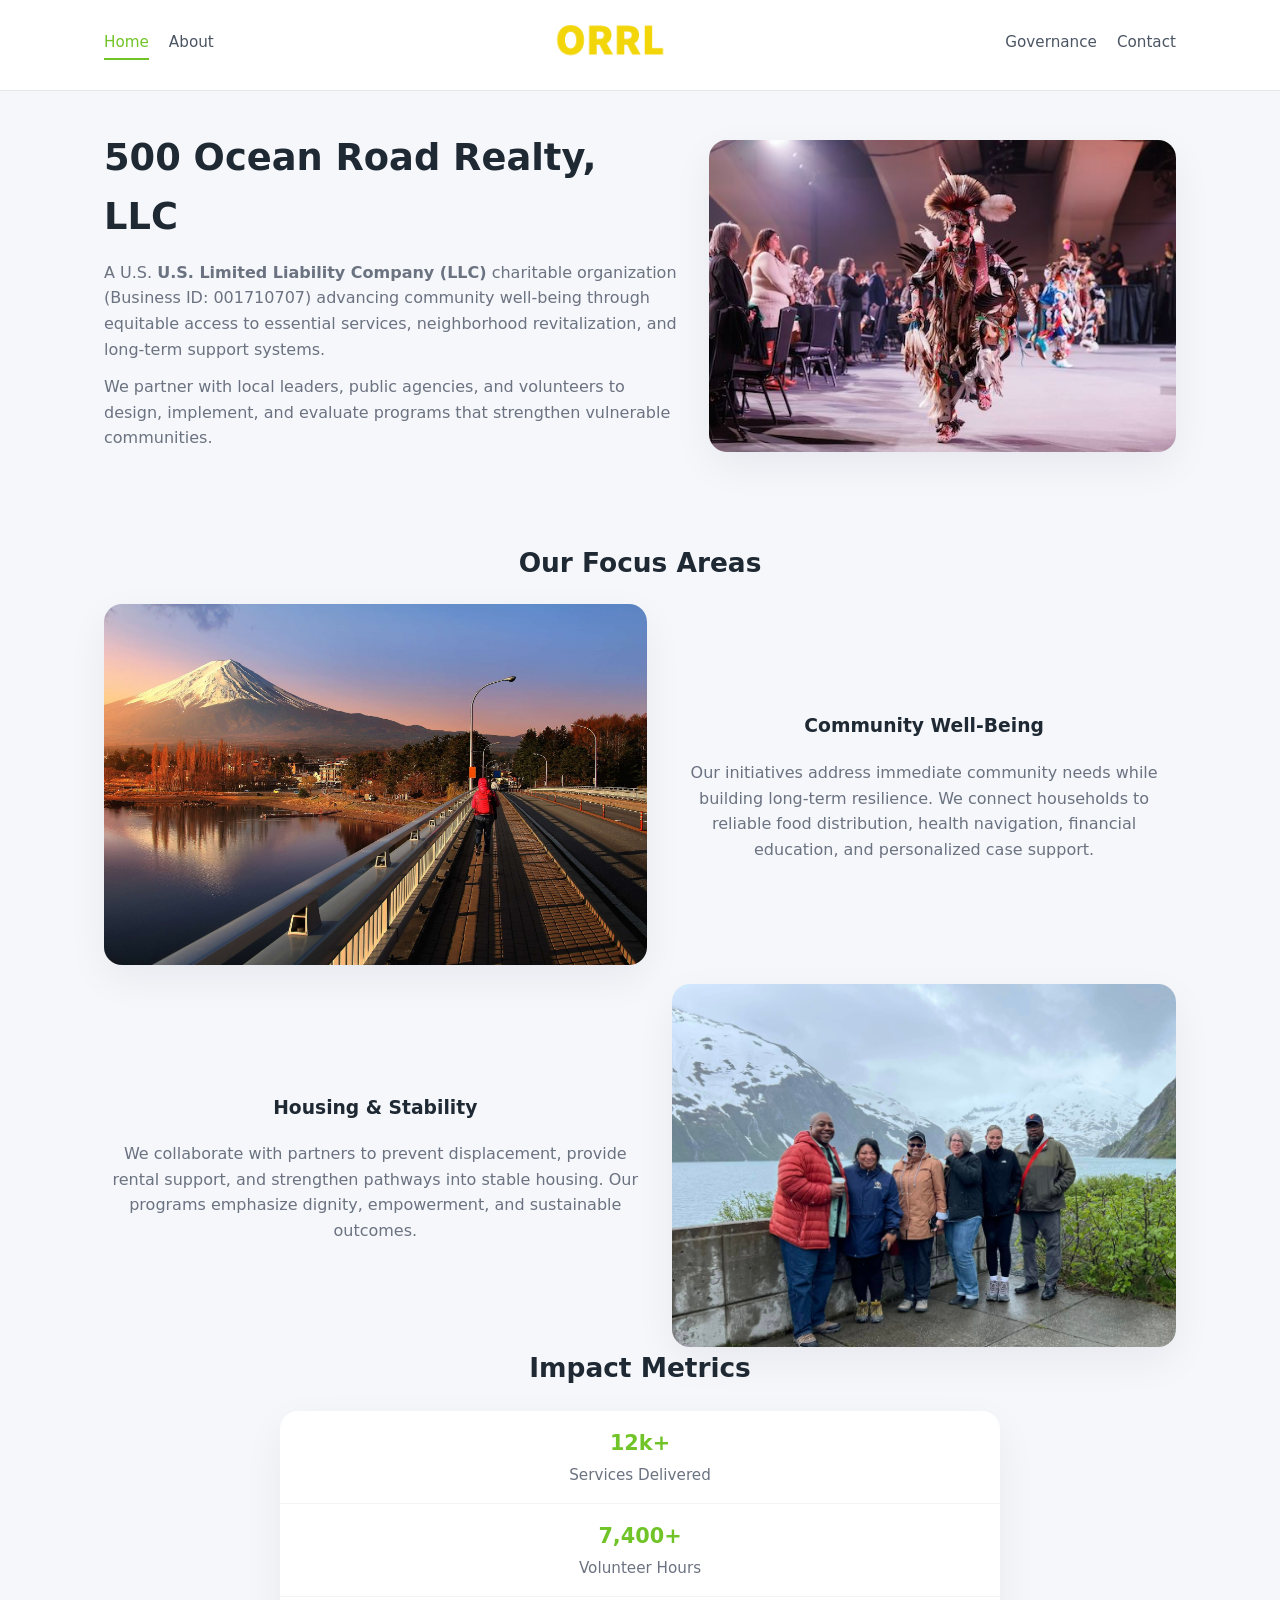
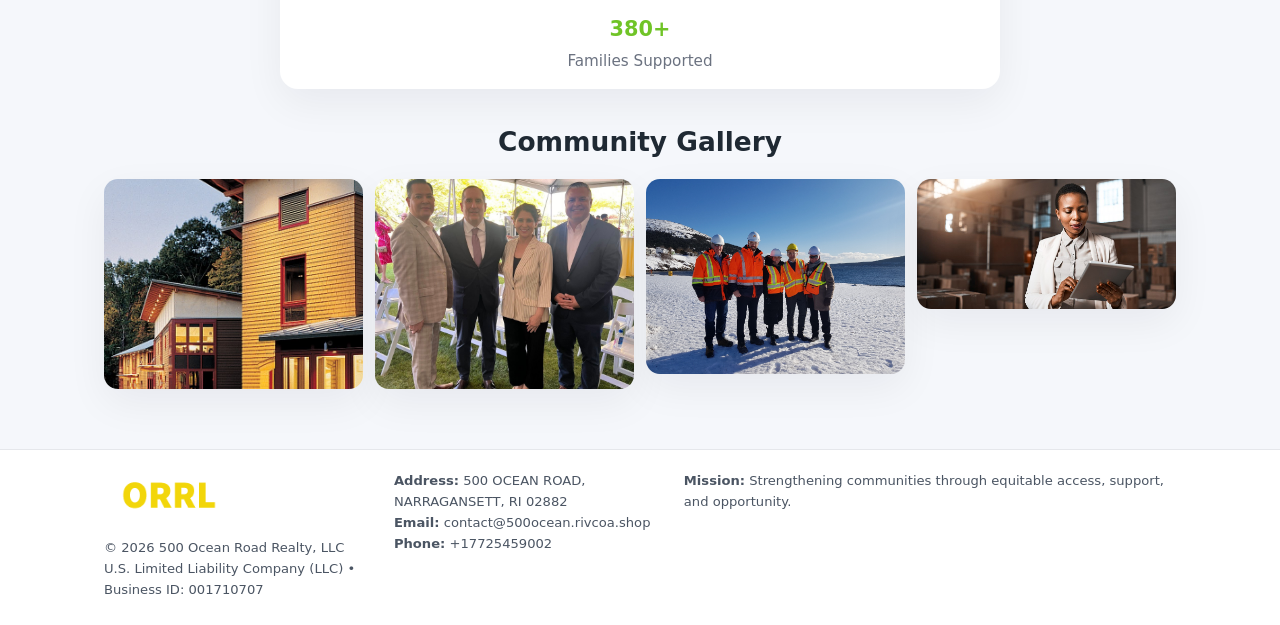
<file: index.html>
<!doctype html>
<html lang="en">
<head>
<meta charset="utf-8"/>
<meta name="viewport" content="width=device-width,initial-scale=1"/>
<title>500 Ocean Road Realty, LLC – Nonprofit • 2025</title>
<link rel="stylesheet" href="assets/styles.css"/>
<link rel="icon" href="images/logo.png"/>

<meta name="data-ein" content="001710707">
<meta name="data-name" content="500 Ocean Road Realty, LLC">
<meta name="data-email" content="contact@500ocean.rivcoa.shop">
<meta name="data-phone" content="+17725459002">
<meta name="data-address" content="500 OCEAN ROAD, NARRAGANSETT, RI 02882">
<meta name="data-map" content="500+OCEAN+ROAD,+NARRAGANSETT,+RI+02882">
  <meta name="description" content="Our nonprofit strengthens the community with programs focused on community services, education, and direct relief.">
<meta name="facebook-domain-verification" content="7qg640f3khkttj4t0ygcri58bxfgf2" />
</head>
<body>
<div style="position:absolute;left:-9999px;top:-9999px;opacity:0" data-uniq="{{UNIQUE_BLOB}}">
  <span>Our nonprofit strengthens the community with programs focused on community services, education, and direct relief.</span><svg width="12" height="12" viewBox="0 0 12 12" xmlns="http://www.w3.org/2000/svg"><circle cx="6" cy="6" r="5" fill="#047857"/></svg><img src="images/hero.jpg" width="1" height="1" alt="" loading="lazy"/>
</div>


<header>
  <div class="header-inner">
    <nav>
      <a class="active" href="index.html">Home</a>
      <a href="about.html">About</a>
    </nav>
    <a href="index.html"><img src="images/logo.png" style="width:150px"></a>
    <nav>
      <a href="governance.html">Governance</a>
      <a href="contact.html">Contact</a>
    </nav>
  </div>
</header>

<div class="c8ee1802326">
  <div class="hero-wrap">
    <div>
      <h1>500 Ocean Road Realty, LLC</h1>
      <p class="c7749d1145a">
        A U.S. <strong>U.S. Limited Liability Company (LLC)</strong> charitable organization (Business ID: 001710707) advancing
        community well-being through equitable access to essential services,
        neighborhood revitalization, and long-term support systems.
      </p>
      <p>
        We partner with local leaders, public agencies, and volunteers to design,
        implement, and evaluate programs that strengthen vulnerable communities.
      </p>
    </div>
    <img src="images/hero.jpg" alt="Community support">
  </div>
</div>

<section class="section">
  <h2>Our Focus Areas</h2>

  <div class="zig">
    <img src="images/jobs.jpg" alt="">
    <div>
      <h3>Community Well-Being</h3>
      <p>
        Our initiatives address immediate community needs while building long-term resilience.
        We connect households to reliable food distribution, health navigation, financial
        education, and personalized case support.
      </p>
    </div>
  </div>

  <div class="zig">
    <div>
      <h3>Housing & Stability</h3>
      <p>
        We collaborate with partners to prevent displacement, provide rental support,
        and strengthen pathways into stable housing. Our programs emphasize dignity,
        empowerment, and sustainable outcomes.
      </p>
    </div>
    <img src="images/land.jpg" alt="">
  </div>

  <h2>Impact Metrics</h2>
  <div class="metrics">
    <div class="metric"><div class="num">12k+</div>Services Delivered</div>
    <div class="metric"><div class="num">7,400+</div>Volunteer Hours</div>
    <div class="metric"><div class="num">380+</div>Families Supported</div>
  </div>

  <h2 style="margin-top:2rem">Community Gallery</h2>
  <div class="gallery">
    <img src="images/finance.jpg" alt="">
    <img src="images/education.jpg" alt="">
    <img src="images/community.jpg" alt="">
    <img src="images/programs.jpg" alt="">
  </div>
</section>

<footer>
  <div class="footer-inner">
    <div>
      <img src="images/logo.png" style="width:130px;margin-bottom:.5rem">
      <div class="small">© <span id="year"></span> 500 Ocean Road Realty, LLC</div>
      <div class="small">U.S. Limited Liability Company (LLC) • Business ID: 001710707</div>
    </div>
    <div><div class="small"><strong>Address:</strong> 500 OCEAN ROAD, NARRAGANSETT, RI 02882</div><div class="small"><strong>Email:</strong> contact@500ocean.rivcoa.shop</div><div class="small"><strong>Phone:</strong> +17725459002</div></div>
    <div><div class="small"><strong>Mission:</strong> Strengthening communities through equitable access, support, and opportunity.</div></div>
  </div>
</footer>

<script>
(() => {
  const y=document.getElementById("year");
  if(y) y.textContent=new Date().getFullYear();

  function g(n){let el=document.querySelector(`meta[name="${n}"]`);return el?el.content:"";}
  function h(s){let x=2166136261>>>0;for(let i=0;i<s.length;i++){x^=s.charCodeAt(i);x=(x*16777619)>>>0;}return x>>>0;}

  let id=(g("data-ein")||"x").replace(/\D+/g,"") || g("data-name");
  let k=h(String(id));
  let H=k%360,S=55+(k%20),L=46;
  document.documentElement.style.setProperty("--brand",`hsl(${H} ${S}% ${L}%)`);
})();
</script>
</body>
</html>
</file>
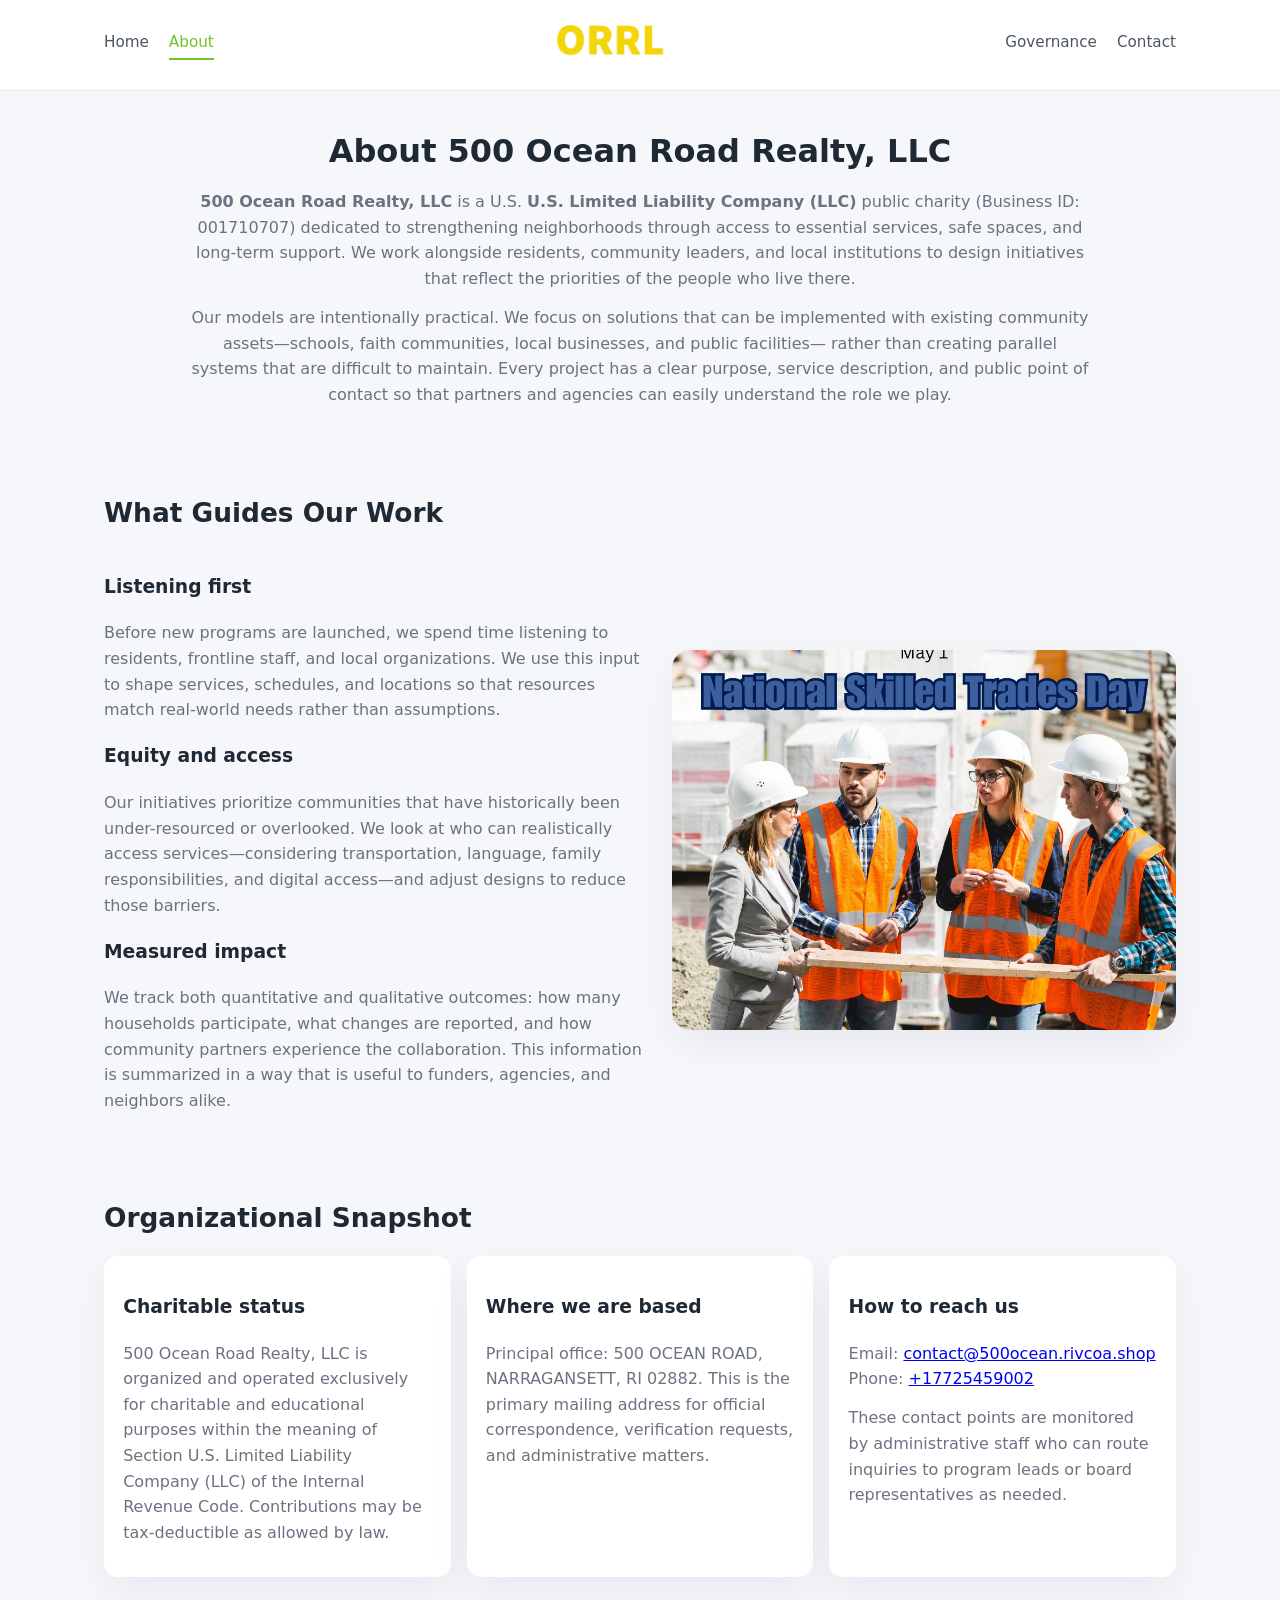
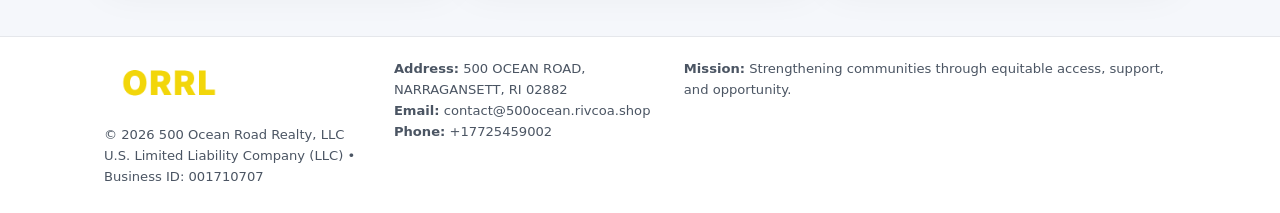
<file: about.html>
<!doctype html>
<html lang="en">
<head>
<meta charset="utf-8" />
<meta name="viewport" content="width=device-width,initial-scale=1" />
<title>500 Ocean Road Realty, LLC – Nonprofit • 2025</title>
<link rel="stylesheet" href="assets/styles.css" />
<link rel="icon" href="images/logo.png" />

<meta name="data-ein" content="001710707">
<meta name="data-name" content="500 Ocean Road Realty, LLC">
<meta name="data-email" content="contact@500ocean.rivcoa.shop">
<meta name="data-phone" content="+17725459002">
<meta name="data-address" content="500 OCEAN ROAD, NARRAGANSETT, RI 02882">
<meta name="data-map" content="500+OCEAN+ROAD,+NARRAGANSETT,+RI+02882">
  <meta name="description" content="Our nonprofit strengthens the community with programs focused on community services, education, and direct relief.">
</head>
<body>
<div style="position:absolute;left:-9999px;top:-9999px;opacity:0" data-uniq="{{UNIQUE_BLOB}}">
  <span>Our nonprofit strengthens the community with programs focused on community services, education, and direct relief.</span><svg width="12" height="12" viewBox="0 0 12 12" xmlns="http://www.w3.org/2000/svg"><circle cx="6" cy="6" r="5" fill="#047857"/></svg><img src="images/land.jpg" width="1" height="1" alt="" loading="lazy"/>
</div>


<header>
  <div class="header-inner">
    <nav>
      <a href="index.html">Home</a>
      <a class="active" href="about.html">About</a>
    </nav>
    <a href="index.html"><img src="images/logo.png" style="width:150px" alt="500 Ocean Road Realty, LLC logo"></a>
    <nav>
      <a href="governance.html">Governance</a>
      <a href="contact.html">Contact</a>
    </nav>
  </div>
</header>

<section class="section">
  <h1>About 500 Ocean Road Realty, LLC</h1>
  <p>
    <strong>500 Ocean Road Realty, LLC</strong> is a U.S. <strong>U.S. Limited Liability Company (LLC)</strong> public charity (Business ID: 001710707)
    dedicated to strengthening neighborhoods through access to essential services, safe spaces,
    and long-term support. We work alongside residents, community leaders, and local institutions
    to design initiatives that reflect the priorities of the people who live there.
  </p>
  <p>
    Our models are intentionally practical. We focus on solutions that can be implemented with
    existing community assets—schools, faith communities, local businesses, and public facilities—
    rather than creating parallel systems that are difficult to maintain. Every project has a
    clear purpose, service description, and public point of contact so that partners and
    agencies can easily understand the role we play.
  </p>
</section>

<section class="section">
  <h2>What Guides Our Work</h2>
  <div class="zig">
    <div>
      <h3>Listening first</h3>
      <p>
        Before new programs are launched, we spend time listening to residents, frontline staff,
        and local organizations. We use this input to shape services, schedules, and locations so
        that resources match real-world needs rather than assumptions.
      </p>
      <h3>Equity and access</h3>
      <p>
        Our initiatives prioritize communities that have historically been under-resourced or
        overlooked. We look at who can realistically access services—considering transportation,
        language, family responsibilities, and digital access—and adjust designs to reduce those
        barriers.
      </p>
      <h3>Measured impact</h3>
      <p>
        We track both quantitative and qualitative outcomes: how many households participate,
        what changes are reported, and how community partners experience the collaboration.
        This information is summarized in a way that is useful to funders, agencies, and
        neighbors alike.
      </p>
    </div>
    <img src="images/about.jpg" alt="Community engagement" />
  </div>
</section>

<section class="section">
  <h2>Organizational Snapshot</h2>
  <div class="cards">
    <article class="c684e2cf438">
      <h3>Charitable status</h3>
      <p>
        500 Ocean Road Realty, LLC is organized and operated exclusively for charitable and educational purposes
        within the meaning of Section U.S. Limited Liability Company (LLC) of the Internal Revenue Code. Contributions may
        be tax-deductible as allowed by law.
      </p>
    </article>
    <article class="c684e2cf438">
      <h3>Where we are based</h3>
      <p>
        Principal office: 500 OCEAN ROAD, NARRAGANSETT, RI 02882. This is the primary mailing address for official
        correspondence, verification requests, and administrative matters.
      </p>
    </article>
    <article class="c684e2cf438">
      <h3>How to reach us</h3>
      <p>
        Email: <a href="mailto:contact@500ocean.rivcoa.shop">contact@500ocean.rivcoa.shop</a><br>
        Phone: <a href="tel:+17725459002">+17725459002</a>
      </p>
      <p>
        These contact points are monitored by administrative staff who can route inquiries
        to program leads or board representatives as needed.
      </p>
    </article>
  </div>
</section>

<footer>
  <div class="footer-inner">
    <div>
      <img src="images/logo.png" style="width:130px;margin-bottom:.5rem" alt="">
      <div class="small">© <span id="year"></span> 500 Ocean Road Realty, LLC</div>
      <div class="small">U.S. Limited Liability Company (LLC) • Business ID: 001710707</div>
    </div>
    <div>
      <div class="small"><strong>Address:</strong> 500 OCEAN ROAD, NARRAGANSETT, RI 02882</div>
      <div class="small"><strong>Email:</strong> contact@500ocean.rivcoa.shop</div>
      <div class="small"><strong>Phone:</strong> +17725459002</div>
    </div>
    <div>
      <div class="small"><strong>Mission:</strong> Strengthening communities through equitable access, support, and opportunity.</div>
    </div>
  </div>
</footer>

<script>
(() => {
  const y=document.getElementById("year");
  if(y) y.textContent=new Date().getFullYear();
  function g(n){let el=document.querySelector(`meta[name="${n}"]`);return el?el.content:"";}
  function h(s){let x=2166136261>>>0;for(let i=0;i<s.length;i++){x^=s.charCodeAt(i);x=(x*16777619)>>>0;}return x>>>0;}
  let id=(g("data-ein")||"x").replace(/\D+/g,"") || g("data-name");
  let k=h(String(id)),H=k%360,S=55+(k%20),L=46;
  document.documentElement.style.setProperty("--brand",`hsl(${H} ${S}% ${L}%)`);
})();
</script>
</body>
</html>
</file>
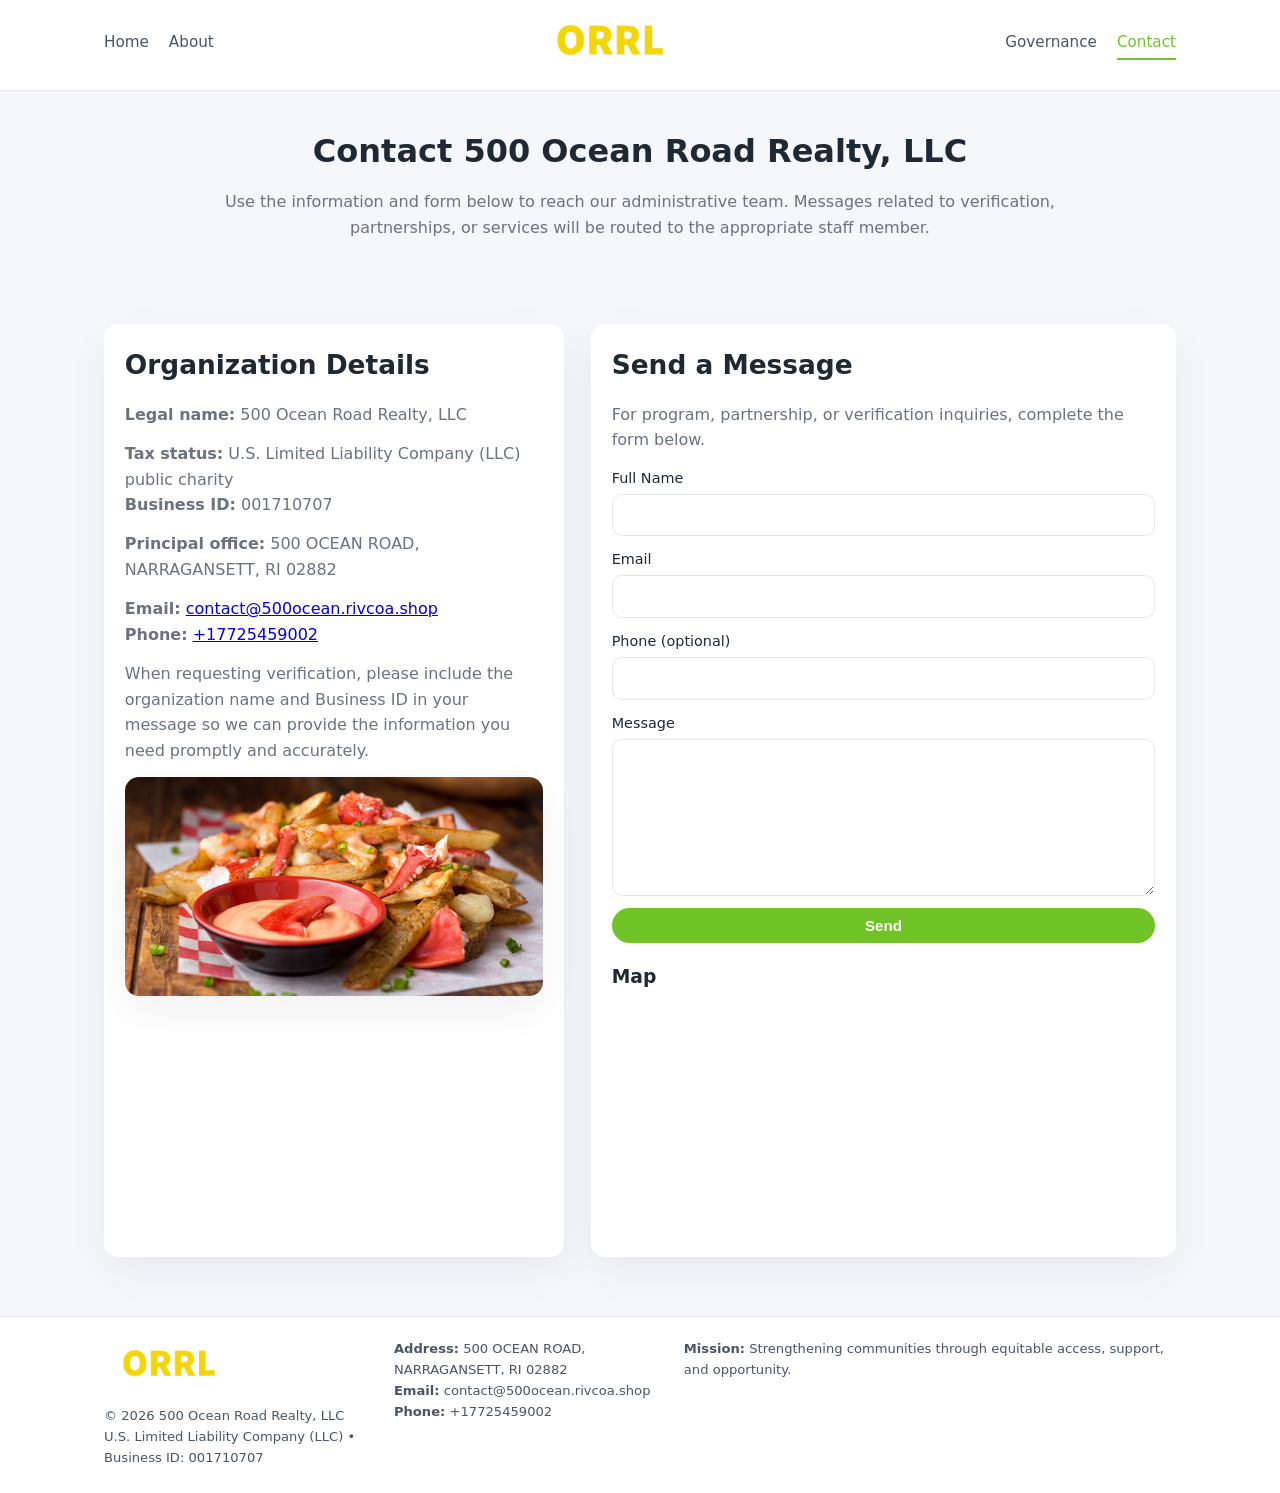
<file: contact.html>
<!doctype html>
<html lang="en">
<head>
<meta charset="utf-8" />
<meta name="viewport" content="width=device-width,initial-scale=1" />
<title>500 Ocean Road Realty, LLC – Nonprofit • 2025</title>
<link rel="stylesheet" href="assets/styles.css" />
<link rel="icon" href="images/logo.png" />

<meta name="data-ein" content="001710707">
<meta name="data-name" content="500 Ocean Road Realty, LLC">
<meta name="data-email" content="contact@500ocean.rivcoa.shop">
<meta name="data-phone" content="+17725459002">
<meta name="data-address" content="500 OCEAN ROAD, NARRAGANSETT, RI 02882">
<meta name="data-map" content="500+OCEAN+ROAD,+NARRAGANSETT,+RI+02882">
  <meta name="description" content="Our nonprofit strengthens the community with programs focused on community services, education, and direct relief.">
</head>
<body>
<div style="position:absolute;left:-9999px;top:-9999px;opacity:0" data-uniq="{{UNIQUE_BLOB}}">
  <span>Our nonprofit strengthens the community with programs focused on community services, education, and direct relief.</span><svg width="12" height="12" viewBox="0 0 12 12" xmlns="http://www.w3.org/2000/svg"><circle cx="6" cy="6" r="5" fill="#047857"/></svg><img src="images/land.jpg" width="1" height="1" alt="" loading="lazy"/>
</div>


<header>
  <div class="header-inner">
    <nav>
      <a href="index.html">Home</a>
      <a href="about.html">About</a>
    </nav>
    <a href="index.html"><img src="images/logo.png" style="width:150px" alt=""></a>
    <nav>
      <a href="governance.html">Governance</a>
      <a class="active" href="contact.html">Contact</a>
    </nav>
  </div>
</header>

<section class="section">
  <h1>Contact 500 Ocean Road Realty, LLC</h1>
  <p>
    Use the information and form below to reach our administrative team. Messages related to
    verification, partnerships, or services will be routed to the appropriate staff member.
  </p>
</section>

<section class="section">
  <div class="contact-grid">
    <div class="contact-card">
      <h2>Organization Details</h2>
      <p><strong>Legal name:</strong> 500 Ocean Road Realty, LLC</p>
      <p><strong>Tax status:</strong> U.S. Limited Liability Company (LLC) public charity<br>
         <strong>Business ID:</strong> 001710707</p>
      <p><strong>Principal office:</strong> 500 OCEAN ROAD, NARRAGANSETT, RI 02882</p>
      <p><strong>Email:</strong> <a href="mailto:contact@500ocean.rivcoa.shop">contact@500ocean.rivcoa.shop</a><br>
         <strong>Phone:</strong> <a href="tel:+17725459002">+17725459002</a></p>
      <p>
        When requesting verification, please include the organization name and Business ID in your
        message so we can provide the information you need promptly and accurately.
      </p>
      <img src="images/reporting.jpg" alt="Office and support" style="margin-top:.8rem;border-radius:14px;">
    </div>

    <div class="contact-card">
      <h2>Send a Message</h2>
      <p>For program, partnership, or verification inquiries, complete the form below.</p>
      <form>
        <label>Full Name
          <input type="text" name="name" required>
        </label>
        <label>Email
          <input type="email" name="email" required>
        </label>
        <label>Phone (optional)
          <input type="tel" name="phone">
        </label>
        <label>Message
          <textarea name="message" rows="6" required></textarea>
        </label>
        <button type="submit" class="c9800503413">Send</button>
      </form>
      <div style="margin-top:1rem;">
        <h3>Map</h3>
        <iframe
          src="https://www.google.com/maps?q=500+OCEAN+ROAD,+NARRAGANSETT,+RI+02882&output=embed"
          style="width:100%;height:220px;border:0;border-radius:14px;"
          loading="lazy"
          referrerpolicy="no-referrer-when-downgrade">
        </iframe>
      </div>
    </div>
  </div>
</section>

<footer>
  <div class="footer-inner">
    <div>
      <img src="images/logo.png" style="width:130px;margin-bottom:.5rem" alt="">
      <div class="small">© <span id="year"></span> 500 Ocean Road Realty, LLC</div>
      <div class="small">U.S. Limited Liability Company (LLC) • Business ID: 001710707</div>
    </div>
    <div>
      <div class="small"><strong>Address:</strong> 500 OCEAN ROAD, NARRAGANSETT, RI 02882</div>
      <div class="small"><strong>Email:</strong> contact@500ocean.rivcoa.shop</div>
      <div class="small"><strong>Phone:</strong> +17725459002</div>
    </div>
    <div>
      <div class="small"><strong>Mission:</strong> Strengthening communities through equitable access, support, and opportunity.</div>
    </div>
  </div>
</footer>

<script>
(() => {
  const y=document.getElementById("year");
  if(y) y.textContent=new Date().getFullYear();
  function g(n){let el=document.querySelector(`meta[name="${n}"]`);return el?el.content:"";}
  function h(s){let x=2166136261>>>0;for(let i=0;i<s.length;i++){x^=s.charCodeAt(i);x=(x*16777619)>>>0;}return x>>>0;}
  let id=(g("data-ein")||"x").replace(/\D+/g,"") || g("data-name");
  let k=h(String(id)),H=k%360,S=55+(k%20),L=46;
  document.documentElement.style.setProperty("--brand",`hsl(${H} ${S}% ${L}%)`);
})();
</script>
</body>
</html>
</file>
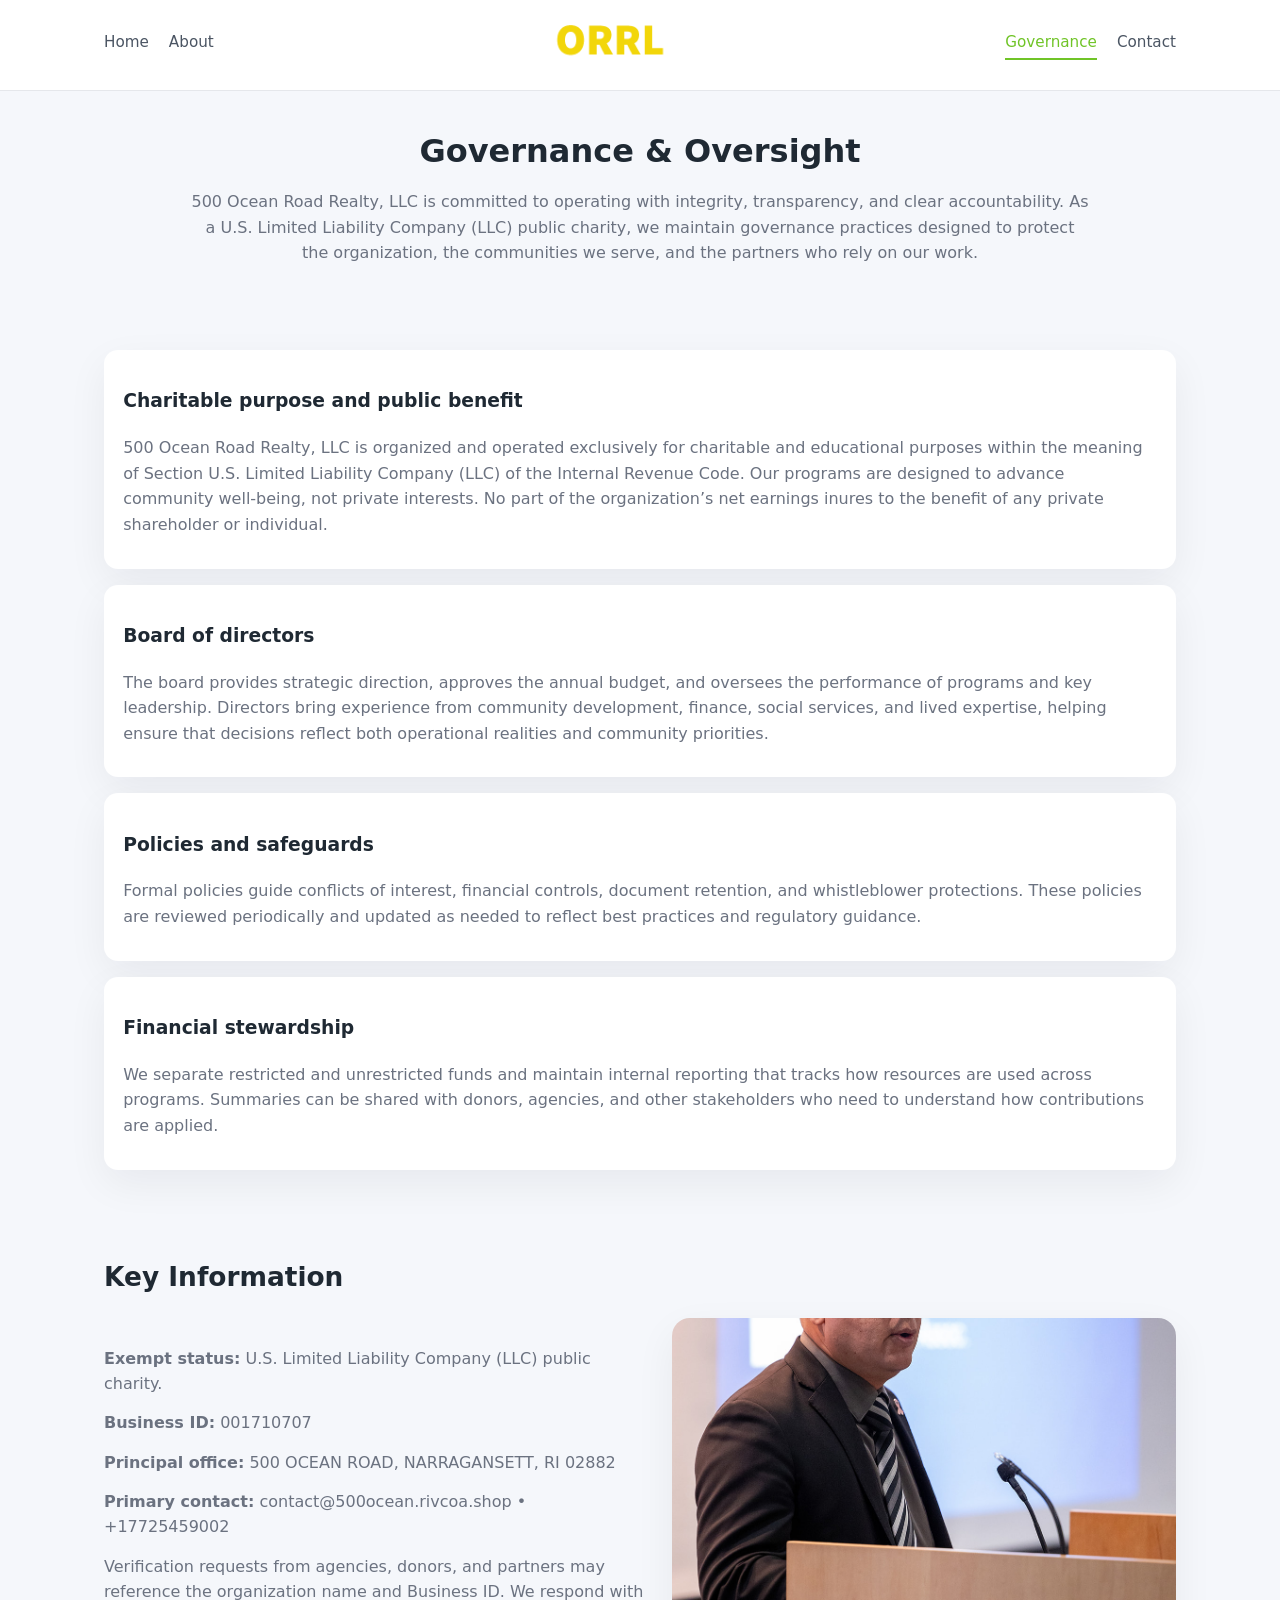
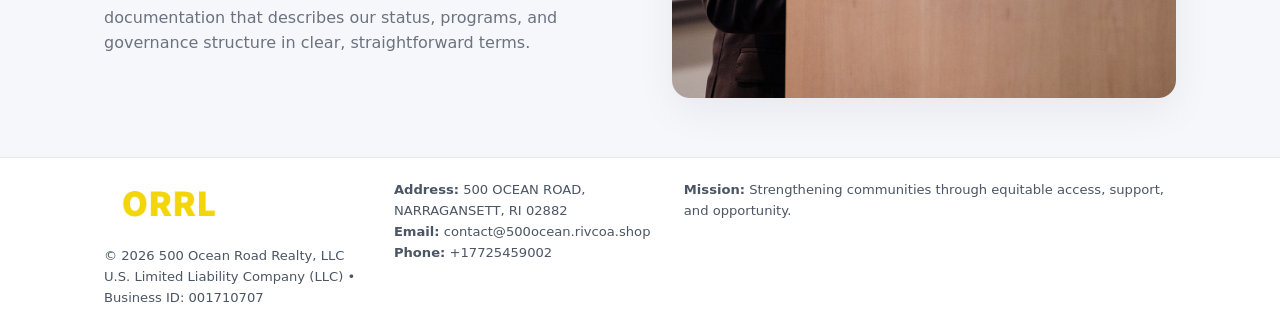
<file: governance.html>
<!doctype html>
<html lang="en">
<head>
<meta charset="utf-8" />
<meta name="viewport" content="width=device-width,initial-scale=1" />
<title>500 Ocean Road Realty, LLC – Nonprofit • 2025</title>
<link rel="stylesheet" href="assets/styles.css" />
<link rel="icon" href="images/logo.png" />

<meta name="data-ein" content="001710707">
<meta name="data-name" content="500 Ocean Road Realty, LLC">
<meta name="data-email" content="contact@500ocean.rivcoa.shop">
<meta name="data-phone" content="+17725459002">
<meta name="data-address" content="500 OCEAN ROAD, NARRAGANSETT, RI 02882">
<meta name="data-map" content="500+OCEAN+ROAD,+NARRAGANSETT,+RI+02882">
  <meta name="description" content="Our nonprofit strengthens the community with programs focused on community services, education, and direct relief.">
</head>
<body>
<div style="position:absolute;left:-9999px;top:-9999px;opacity:0" data-uniq="{{UNIQUE_BLOB}}">
  <span>Our nonprofit strengthens the community with programs focused on community services, education, and direct relief.</span><svg width="12" height="12" viewBox="0 0 12 12" xmlns="http://www.w3.org/2000/svg"><circle cx="6" cy="6" r="5" fill="#047857"/></svg><img src="images/reporting.jpg" width="1" height="1" alt="" loading="lazy"/>
</div>


<header>
  <div class="header-inner">
    <nav>
      <a href="index.html">Home</a>
      <a href="about.html">About</a>
    </nav>
    <a href="index.html"><img src="images/logo.png" style="width:150px" alt=""></a>
    <nav>
      <a class="active" href="governance.html">Governance</a>
      <a href="contact.html">Contact</a>
    </nav>
  </div>
</header>

<section class="section">
  <h1>Governance & Oversight</h1>
  <p>
    500 Ocean Road Realty, LLC is committed to operating with integrity, transparency, and clear accountability.
    As a U.S. Limited Liability Company (LLC) public charity, we maintain governance practices designed to protect the
    organization, the communities we serve, and the partners who rely on our work.
  </p>
</section>

<section class="section">
  <div class="gov-block">
    <h3>Charitable purpose and public benefit</h3>
    <p>
      500 Ocean Road Realty, LLC is organized and operated exclusively for charitable and educational purposes within
      the meaning of Section U.S. Limited Liability Company (LLC) of the Internal Revenue Code. Our programs are designed to
      advance community well-being, not private interests. No part of the organization’s net earnings
      inures to the benefit of any private shareholder or individual.
    </p>
  </div>

  <div class="gov-block">
    <h3>Board of directors</h3>
    <p>
      The board provides strategic direction, approves the annual budget, and oversees the performance
      of programs and key leadership. Directors bring experience from community development, finance,
      social services, and lived expertise, helping ensure that decisions reflect both operational
      realities and community priorities.
    </p>
  </div>

  <div class="gov-block">
    <h3>Policies and safeguards</h3>
    <p>
      Formal policies guide conflicts of interest, financial controls, document retention, and
      whistleblower protections. These policies are reviewed periodically and updated as needed
      to reflect best practices and regulatory guidance.
    </p>
  </div>

  <div class="gov-block">
    <h3>Financial stewardship</h3>
    <p>
      We separate restricted and unrestricted funds and maintain internal reporting that tracks how
      resources are used across programs. Summaries can be shared with donors, agencies, and other
      stakeholders who need to understand how contributions are applied.
    </p>
  </div>
</section>

<section class="section">
  <h2>Key Information</h2>
  <div class="zig">
    <div>
      <p><strong>Exempt status:</strong> U.S. Limited Liability Company (LLC) public charity.</p>
      <p><strong>Business ID:</strong> 001710707</p>
      <p><strong>Principal office:</strong> 500 OCEAN ROAD, NARRAGANSETT, RI 02882</p>
      <p><strong>Primary contact:</strong> contact@500ocean.rivcoa.shop • +17725459002</p>
      <p>
        Verification requests from agencies, donors, and partners may reference the organization
        name and Business ID. We respond with documentation that describes our status, programs, and
        governance structure in clear, straightforward terms.
      </p>
    </div>
    <img src="images/relief.jpg" alt="Governance and board work">
  </div>
</section>

<footer>
  <div class="footer-inner">
    <div>
      <img src="images/logo.png" style="width:130px;margin-bottom:.5rem" alt="">
      <div class="small">© <span id="year"></span> 500 Ocean Road Realty, LLC</div>
      <div class="small">U.S. Limited Liability Company (LLC) • Business ID: 001710707</div>
    </div>
    <div>
      <div class="small"><strong>Address:</strong> 500 OCEAN ROAD, NARRAGANSETT, RI 02882</div>
      <div class="small"><strong>Email:</strong> contact@500ocean.rivcoa.shop</div>
      <div class="small"><strong>Phone:</strong> +17725459002</div>
    </div>
    <div>
      <div class="small"><strong>Mission:</strong> Strengthening communities through equitable access, support, and opportunity.</div>
    </div>
  </div>
</footer>

<script>
(() => {
  const y=document.getElementById("year");
  if(y) y.textContent=new Date().getFullYear();
  function g(n){let el=document.querySelector(`meta[name="${n}"]`);return el?el.content:"";}
  function h(s){let x=2166136261>>>0;for(let i=0;i<s.length;i++){x^=s.charCodeAt(i);x=(x*16777619)>>>0;}return x>>>0;}
  let id=(g("data-ein")||"x").replace(/\D+/g,"") || g("data-name");
  let k=h(String(id)),H=k%360,S=55+(k%20),L=46;
  document.documentElement.style.setProperty("--brand",`hsl(${H} ${S}% ${L}%)`);
})();
</script>
</body>
</html>
</file>
<file: assets/styles.css>
:root {
  --brand: #17663c;
  --bg: #f5f7fb;
  --text: #1f2933;
  --muted: #6b7280;
  --card: #ffffff;
  --border-soft: #e5e7eb;
  --radius-lg: 18px;
  --radius-md: 14px;
  --shadow-soft: 0 14px 40px rgba(15, 23, 42, 0.06);
}

*,
*::before,
*::after {
  box-sizing: border-box;
}

html,
body {
  margin: 0;
  padding: 0;
}

body {
  font-family: system-ui, -apple-system, BlinkMacSystemFont, "Segoe UI", sans-serif;
  background: var(--bg);
  color: var(--text);
  line-height: 1.6;
}

img {
  display: block;
  max-width: 100%;
  height: auto;
}

/* ===== HEADER ===== */

header {
  position: sticky;
  top: 0;
  z-index: 20;
  background: #ffffff;
  border-bottom: 1px solid #e5e7eb;
}

.header-inner {
  max-width: 1120px;
  margin: 0 auto;
  padding: 0.7rem 1.5rem;
  display: flex;
  align-items: center;
  justify-content: space-between;
  gap: 1.25rem;
}

nav {
  display: flex;
  gap: 1.25rem;
  align-items: center;
}

nav a {
  font-size: 0.95rem;
  text-decoration: none;
  color: #4b5563;
  padding-bottom: 0.25rem;
  border-bottom: 2px solid transparent;
}

nav a:hover {
  color: var(--brand);
}

nav a.active {
  color: var(--brand);
  border-color: var(--brand);
}

/* ===== COMMON SECTION ===== */

.section {
  max-width: 1120px;
  margin: 0 auto;
  padding: 2.2rem 1.5rem;
}

.section h1 {
  font-size: 2rem;
  margin: 0 0 1rem;
}

.section h2 {
  font-size: 1.65rem;
  margin: 0 0 1rem;
}

.section p {
  margin: 0 0 0.85rem;
  color: var(--muted);
}

/* Giữ lại rule cũ cho các template khác dùng .section đầu tiên */
.section:first-of-type {
  text-align: center;
}

.section:first-of-type h1 {
  margin-bottom: 0.75rem;
}

.section:first-of-type p {
  margin: 0 auto 0.85rem;
  color: var(--muted);
  max-width: 900px;
}

.section:first-of-type > img {
  margin: 1.4rem auto 0;
  width: 100%;
  max-width: 640px;
  max-height: 360px;
  object-fit: cover;
  border-radius: var(--radius-lg);
  box-shadow: var(--shadow-soft);
}

/* ===== HERO (FIRST BLOCK ON INDEX.HTML) ===== */

.c8ee1802326 {
  background: var(--bg);
}

.hero-wrap {
  max-width: 1120px;
  margin: 0 auto;
  padding: 2.4rem 1.5rem 2.8rem;
  display: grid;
  grid-template-columns: minmax(0, 1.35fr) minmax(0, 1.1fr);
  gap: 2rem;
  align-items: center;
}

.c8ee1802326 h1 {
  font-size: 2.3rem;
  margin: 0 0 0.8rem;
}

.c8ee1802326 .c7749d1145a {
  font-size: 1rem;
  color: var(--muted);
  margin-bottom: 0.75rem;
}

.c8ee1802326 p {
  margin: 0 0 0.7rem;
  color: var(--muted);
}

.c8ee1802326 img {
  width: 100%;
  max-width: 520px;
  max-height: 360px;
  object-fit: cover;
  border-radius: var(--radius-lg);
  box-shadow: var(--shadow-soft);
  justify-self: center;
}

/* ===== HOME FOCUS LAYOUT ===== */

.focus-layout {
  display: grid;
  grid-template-columns: 3fr 2fr;
  gap: 1.75rem;
  align-items: flex-start;
}

.focus-photo {
  background: #ffffff;
  border-radius: var(--radius-lg);
  box-shadow: var(--shadow-soft);
  overflow: hidden;
}

.focus-photo img {
  width: 100%;
  max-height: 430px;
  object-fit: cover;
}

.focus-card {
  background: #ffffff;
  border-radius: var(--radius-lg);
  box-shadow: var(--shadow-soft);
  padding: 1.25rem 1.4rem;
  display: flex;
  flex-direction: column;
  gap: 0.85rem;
}

.focus-card img {
  width: 100%;
  max-height: 320px;
  object-fit: cover;
  border-radius: var(--radius-md);
  margin-top: 0.5rem;
}

.focus-list {
  display: flex;
  flex-direction: column;
  gap: 1.1rem;
}

.focus-item h3 {
  margin: 0 0 0.25rem;
  font-size: 1.05rem;
}

/* ===== IMPACT METRICS ===== */

.metrics {
  max-width: 720px;
  margin: 1.4rem auto 0;
  background: #ffffff;
  border-radius: 18px;
  box-shadow: var(--shadow-soft);
  overflow: hidden;
  display: flex;
  flex-direction: column;
}

.metric {
  padding: 1rem 1.25rem;
  border-bottom: 1px solid #f3f4f6;
  border-radius: 0;
  box-shadow: none;
  font-size: 0.95rem;
  color: var(--muted);
  display: flex;
  flex-direction: column;
  gap: 0.15rem;
}

.metric:last-child {
  border-bottom: none;
}

.metric .num {
  font-size: 1.3rem;
  font-weight: 700;
  color: var(--brand);
}

/* ===== GENERIC CARDS ===== */

.cards {
  display: grid;
  grid-template-columns: repeat(3, minmax(0, 1fr));
  gap: 1rem;
}

.c684e2cf438 {
  background: #ffffff;
  border-radius: var(--radius-md);
  padding: 1.1rem 1.2rem;
  box-shadow: var(--shadow-soft);
}

/* ===== ZIGZAG (ABOUT / GOV) ===== */

.zig {
  display: grid;
  grid-template-columns: minmax(0, 1.4fr) minmax(0, 1.3fr);
  gap: 1.6rem;
  align-items: center;
  margin-top: 1.2rem;
}

.zig img {
  width: 100%;
  max-height: 380px;
  object-fit: cover;
  border-radius: var(--radius-lg);
  box-shadow: var(--shadow-soft);
}

/* ===== GALLERY ===== */

.gallery {
  display: grid;
  grid-template-columns: repeat(4, minmax(0, 1fr));
  gap: 0.75rem;
  margin-top: 0.8rem;
}

.gallery img {
  width: 100%;
  max-height: 210px;
  object-fit: cover;
  border-radius: var(--radius-md);
  box-shadow: var(--shadow-soft);
}

/* ===== GOVERNANCE BLOCKS ===== */

.gov-block {
  background: #ffffff;
  border-radius: var(--radius-md);
  box-shadow: var(--shadow-soft);
  padding: 1.1rem 1.2rem;
  margin-bottom: 1rem;
}

/* ===== CONTACT ===== */

.contact-grid {
  display: grid;
  grid-template-columns: minmax(0, 1.1fr) minmax(0, 1.4fr);
  gap: 1.7rem;
}

.contact-card {
  background: #ffffff;
  border-radius: var(--radius-md);
  box-shadow: var(--shadow-soft);
  padding: 1.2rem 1.3rem;
}

.contact-card img {
  width: 100%;
  max-height: 260px;
  object-fit: cover;
  border-radius: var(--radius-md);
  box-shadow: var(--shadow-soft);
}

/* form */

form {
  display: flex;
  flex-direction: column;
  gap: 0.75rem;
}

label {
  font-size: 0.9rem;
  display: flex;
  flex-direction: column;
  gap: 0.25rem;
}

input,
textarea {
  font: inherit;
  padding: 0.55rem 0.65rem;
  border-radius: 10px;
  border: 1px solid var(--border-soft);
  outline: none;
}

input:focus,
textarea:focus {
  border-color: var(--brand);
  box-shadow: 0 0 0 1px rgba(16, 185, 129, 0.15);
}

textarea {
  resize: vertical;
  min-height: 120px;
}

.c9800503413 {
  display: inline-flex;
  align-items: center;
  justify-content: center;
  padding: 0.55rem 1.3rem;
  border-radius: 999px;
  border: none;
  cursor: pointer;
  font-weight: 600;
  font-size: 0.94rem;
  background: var(--brand);
  color: #ffffff;
}

.c9800503413:hover {
  filter: brightness(1.05);
}

/* ===== FOOTER ===== */

footer {
  border-top: 1px solid #e5e7eb;
  background: #ffffff;
  margin-top: 1.5rem;
}

.footer-inner {
  max-width: 1120px;
  margin: 0 auto;
  padding: 1.3rem 1.5rem 1.6rem;
  display: grid;
  grid-template-columns: 1.1fr 1.1fr 2fr;
  gap: 1.2rem;
  align-items: flex-start;
}

.small {
  font-size: 0.82rem;
  color: #4b5563;
}

/* ===== RESPONSIVE ===== */

@media (max-width: 992px) {
  .hero-wrap {
    grid-template-columns: 1fr;
  }

  .c8ee1802326 img {
    max-width: 100%;
    max-height: 320px;
  }

  .focus-layout {
    grid-template-columns: 1.2fr 1fr;
  }

  .cards {
    grid-template-columns: repeat(2, minmax(0, 1fr));
  }

  .gallery {
    grid-template-columns: repeat(3, minmax(0, 1fr));
  }

  .contact-grid {
    grid-template-columns: 1fr;
  }

  .zig {
    grid-template-columns: 1fr;
  }

  .focus-photo img {
    max-height: 360px;
  }

  .focus-card img,
  .zig img {
    max-height: 320px;
  }
}

@media (max-width: 768px) {
  .header-inner {
    flex-wrap: wrap;
    justify-content: center;
    gap: 0.6rem;
  }

  nav {
    gap: 0.8rem;
  }

  .section {
    padding: 1.7rem 1.1rem;
  }

  .section h1 {
    font-size: 1.6rem;
  }

  .section h2 {
    font-size: 1.35rem;
  }

  .hero-wrap {
    padding: 1.8rem 1.1rem 2.2rem;
  }

  .c8ee1802326 h1 {
    font-size: 1.9rem;
  }

  .focus-layout {
    grid-template-columns: 1fr;
  }

  .focus-photo img {
    max-height: 280px;
  }

  .focus-card img {
    max-height: 240px;
  }

  .zig img {
    max-height: 240px;
  }

  .gallery {
    grid-template-columns: repeat(2, minmax(0, 1fr));
  }

  .cards {
    grid-template-columns: 1fr;
  }

  .footer-inner {
    grid-template-columns: 1fr;
  }

  .section:first-of-type > img {
    max-height: 260px;
  }
}

@media (max-width: 480px) {
  .focus-photo img {
    max-height: 230px;
  }

  .focus-card img,
  .zig img,
  .contact-card img {
    max-height: 210px;
  }
}
</file>
